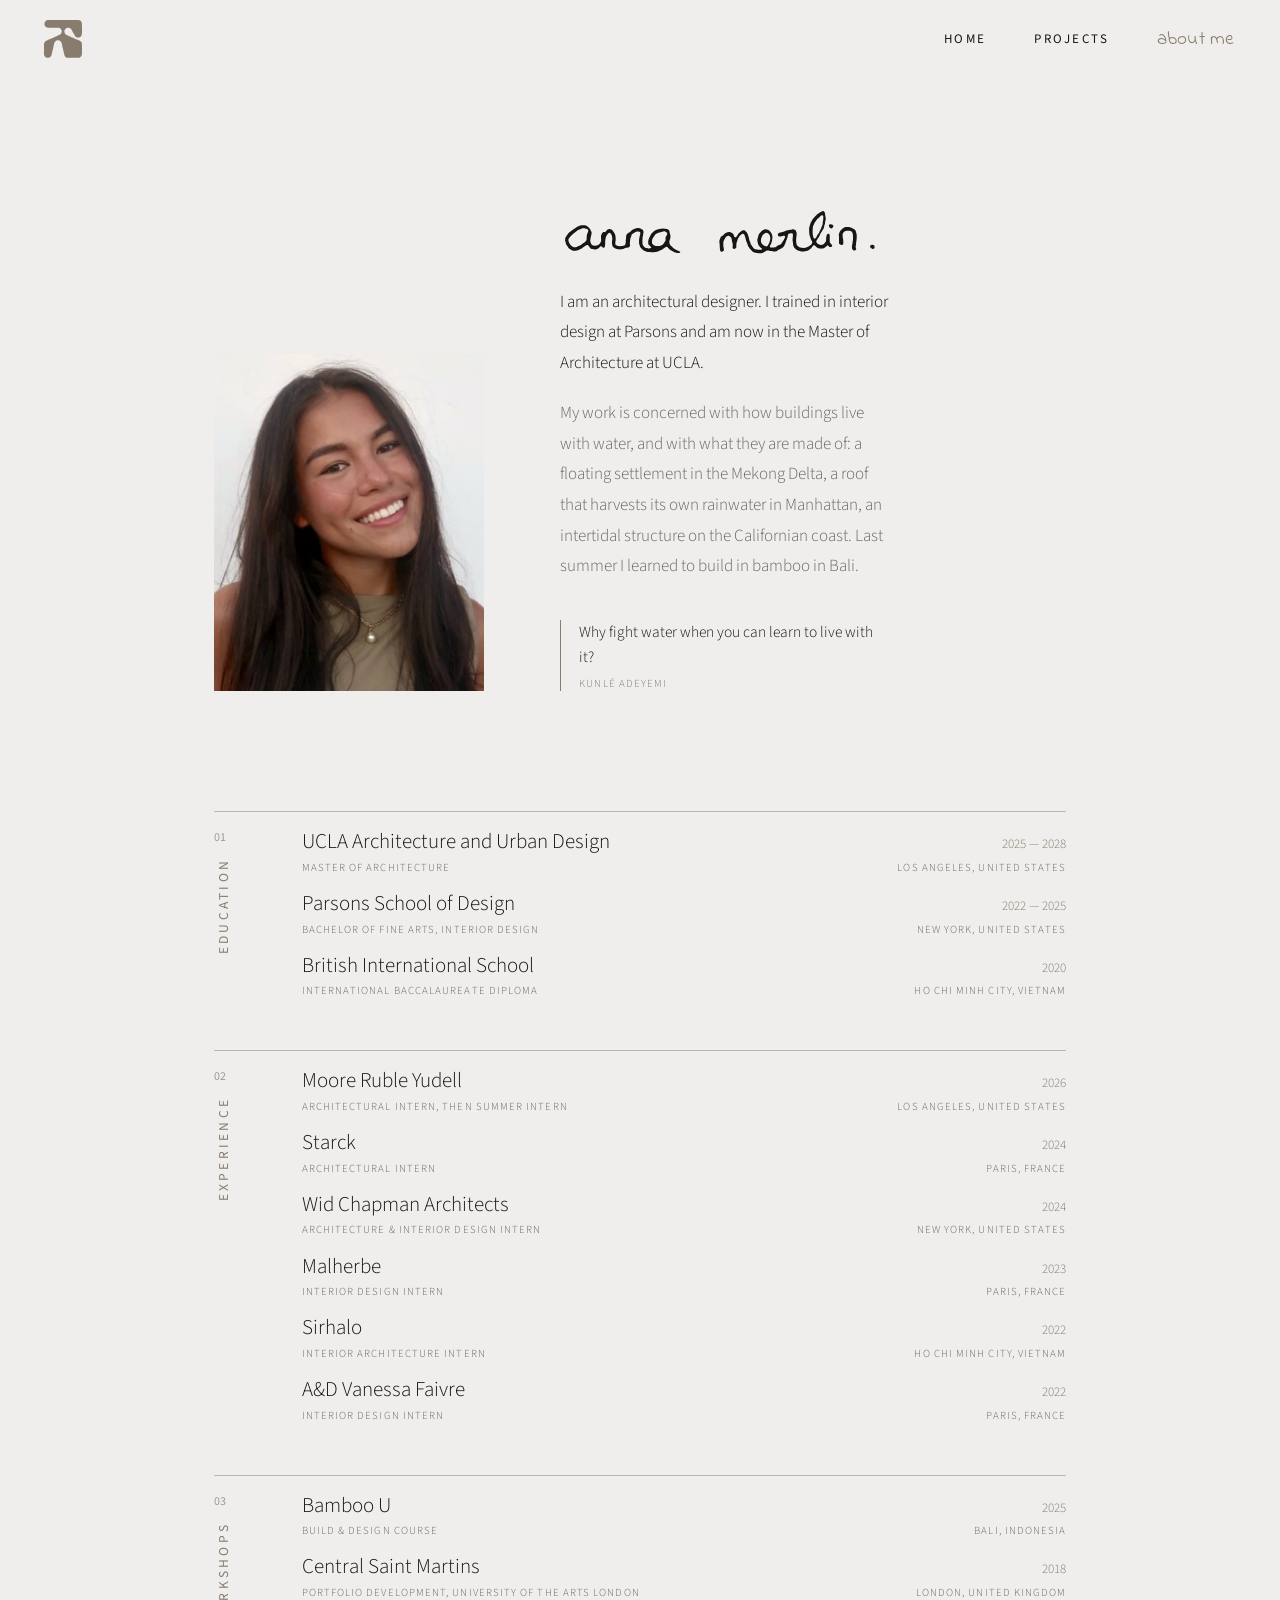
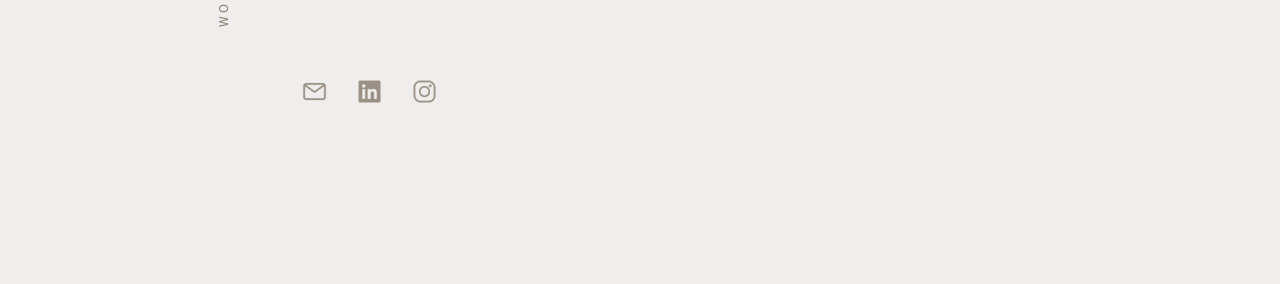
<file: about.html>
<!doctype html>
<html lang="en" class="about">
<head>
  <meta charset="utf-8">
  <meta name="viewport" content="width=device-width,initial-scale=1,viewport-fit=cover">
  <meta name="theme-color" content="#EFEEEC">
  <meta name="color-scheme" content="light">
  <meta http-equiv="Cache-Control" content="no-store, no-cache, must-revalidate">
  <meta http-equiv="Pragma" content="no-cache">
  <meta http-equiv="Expires" content="0">
  <link rel="icon" href="assets/img/favicon.svg" type="image/svg+xml">
  <link rel="icon" href="assets/img/favicon-32.png" sizes="32x32">
  <link rel="apple-touch-icon" href="assets/img/apple-touch-icon.png">
  <link rel="manifest" href="site.webmanifest">
  <title>about me — Anna Merlin</title>
  <meta name="description" content="About Anna Merlin, architectural designer.">

  <link rel="preconnect" href="https://fonts.googleapis.com">
  <link rel="preconnect" href="https://fonts.gstatic.com" crossorigin>
  <!-- non-blocking: the page paints in the fallback face and swaps when
       the web fonts land, rather than holding the first paint for them -->
  <link rel="stylesheet" media="print" onload="this.media='all'"
        href="https://fonts.googleapis.com/css2?family=Indie+Flower&family=Source+Sans+3:wght@300;400&display=swap">
  <noscript><link rel="stylesheet" href="https://fonts.googleapis.com/css2?family=Indie+Flower&family=Source+Sans+3:wght@300;400&display=swap"></noscript>

  <link rel="stylesheet" href="assets/css/site.css">
  <link rel="stylesheet" href="assets/css/about.css">
</head>

<body>
  <header class="site-header">
    <a class="mark" href="index.html" aria-label="Anna Merlin, home">
      <svg viewBox="0 0 528 528" aria-hidden="true" focusable="false"><path fill="currentColor" fill-rule="evenodd" d="M39.86,524.54C26.31,520.81 12.38,509.36 6.32,496.99C-0.17,483.73 -0.06,485.39 0.23,402.50C0.48,333.92 0.65,326.99 2.28,321.58C6.90,306.25 16.70,294.56 30.35,288.11C41.21,282.98 47.87,280.00 48.46,280.00C48.72,280.00 51.32,278.93 54.22,277.61C61.91,274.13 67.54,271.65 76.00,268.00C80.12,266.22 85.53,263.87 88.00,262.77C90.47,261.67 94.41,259.92 96.75,258.89C107.33,254.19 109.96,253.04 117.00,250.00C121.12,248.22 126.30,245.97 128.50,245.00C130.70,244.03 135.88,241.78 140.00,240.00C144.12,238.22 149.88,235.70 152.78,234.38C155.68,233.07 158.23,232.00 158.44,232.00C158.65,232.00 162.12,230.47 166.16,228.60C170.20,226.74 176.88,223.76 181.00,221.99C189.29,218.43 194.83,215.98 202.78,212.39C205.68,211.07 208.68,210.00 209.44,210.00C212.45,210.00 223.60,203.33 229.06,198.28C240.53,187.67 246.01,175.16 245.99,159.65C245.97,144.20 241.41,133.24 230.52,122.50C224.12,116.18 220.22,113.66 209.50,108.92C206.16,107.44 195.16,107.21 104.00,106.67C50.35,106.36 48.30,106.28 42.45,104.22C24.82,98.00 12.73,85.60 7.50,68.39C5.34,61.24 5.52,44.76 7.85,37.70C13.16,21.60 27.41,7.61 43.00,3.17C44.92,2.62 48.64,1.68 51.26,1.09C54.61,0.32 118.33,0.00 265.76,0.00C490.05,0.00 481.87,-0.17 494.28,4.69C506.58,9.51 518.47,21.39 523.31,33.72C527.81,45.22 528.00,48.71 528.00,123.00C528.00,201.43 527.93,202.39 521.45,215.70C515.42,228.07 505.62,236.85 491.90,242.15C485.28,244.71 465.99,245.32 459.50,243.18C448.20,239.46 437.06,231.37 431.11,222.60C429.58,220.34 426.00,214.11 423.15,208.75C420.30,203.39 416.91,197.09 415.62,194.75C413.42,190.75 411.17,186.65 404.00,173.50C402.35,170.47 399.65,165.53 398.00,162.50C396.35,159.47 393.71,154.64 392.13,151.75C390.55,148.86 387.56,143.35 385.47,139.50C376.51,122.95 369.01,115.79 354.50,109.93C349.21,107.79 346.97,107.50 335.50,107.52L322.50,107.53L313.86,111.74C300.14,118.43 291.64,127.87 285.95,142.74C283.32,149.60 282.71,166.86 284.86,173.50C290.19,190.01 302.22,203.26 317.00,208.90C320.95,210.41 324.37,211.85 331.25,214.89C333.86,216.05 338.14,217.95 340.75,219.11C343.36,220.26 346.85,221.81 348.50,222.54C350.15,223.27 355.48,225.70 360.35,227.93C365.22,230.17 369.37,232.00 369.57,232.00C369.77,232.00 372.54,233.17 375.72,234.61C378.90,236.04 382.85,237.81 384.50,238.54C386.15,239.27 391.48,241.70 396.35,243.93C401.22,246.17 405.37,248.00 405.57,248.00C405.77,248.00 408.32,249.07 411.22,250.39C416.18,252.63 420.02,254.35 430.25,258.89C432.59,259.92 436.64,261.72 439.25,262.89C441.86,264.05 445.91,265.85 448.25,266.89C450.59,267.92 454.64,269.72 457.25,270.89C466.65,275.07 471.08,277.03 475.75,279.10C478.36,280.25 481.81,281.82 483.40,282.60C485.00,283.37 486.99,284.00 487.83,284.00C488.67,284.00 492.99,285.77 497.43,287.93C507.09,292.64 516.27,301.42 521.03,310.50C522.76,313.80 525.03,320.52 526.09,325.43C527.87,333.74 528.00,339.18 528.00,404.43C528.00,478.26 527.81,481.79 523.31,493.28C519.33,503.41 509.25,514.64 499.50,519.81C497.30,520.97 492.61,522.84 489.08,523.96C482.86,525.94 480.40,526.00 404.58,525.99C320.05,525.98 322.02,526.09 310.47,520.44C303.64,517.10 295.02,509.43 290.43,502.61C286.94,497.43 282.98,487.13 281.17,478.50C280.59,475.75 279.42,470.46 278.56,466.75C277.70,463.04 276.31,456.96 275.46,453.25C274.61,449.54 273.50,444.70 272.99,442.50C272.48,440.30 271.10,434.23 269.92,429.00C268.74,423.77 266.91,415.68 265.85,411.00C264.79,406.32 263.51,400.70 263.02,398.50C262.52,396.30 261.21,390.68 260.12,386.00C259.02,381.32 256.70,371.20 254.96,363.50C253.22,355.80 250.92,345.68 249.84,341.00C248.77,336.32 247.41,330.25 246.82,327.50C244.20,315.23 240.13,307.24 232.29,298.93C220.66,286.59 202.90,280.28 187.25,282.91C176.12,284.78 169.38,287.75 160.77,294.59C150.20,302.97 145.02,313.04 140.00,335.00C136.75,349.22 134.12,360.58 132.00,369.50C130.96,373.90 129.43,380.43 128.61,384.00C126.34,393.79 123.18,407.33 120.54,418.50C119.24,424.00 116.77,434.57 115.04,442.00C113.31,449.43 110.81,460.00 109.49,465.50C108.16,471.00 106.41,478.76 105.59,482.74C101.41,503.17 86.37,519.36 66.67,524.60C60.31,526.29 46.11,526.26 39.86,524.54Z"/></svg>
    </a>

    <nav class="nav" aria-label="Sections">
      <a class="nav-item" href="index.html">
        <span class="set">home</span>
        <span class="hand" aria-hidden="true">home</span>
      </a>
      <a class="nav-item" href="projects.html">
        <span class="set">projects</span>
        <span class="hand" aria-hidden="true">projects</span>
      </a>
      <a class="nav-item" href="about.html" aria-current="page">
        <span class="set">about me</span>
        <span class="hand" aria-hidden="true">about me</span>
      </a>
    </nav>
  </header>

  <main class="about-page">

    <section class="opening">
      <img class="portrait" src="assets/img/anna.jpg"
           srcset="assets/img/anna-sm.jpg 300w, assets/img/anna.jpg 548w"
           sizes="(max-width: 760px) 210px, 270px"
           width="548" height="685" alt="Anna Merlin">

      <div>
        <h1 class="about-name">
          <!-- Her signature, the same vector as the intro — the mark itself
               rather than the name set in type. Here it sits still: the
               writing happens once, on the way in. -->
          <svg class="signature-mark" viewBox="0 0 575 95"
               xmlns="http://www.w3.org/2000/svg"
               role="img" aria-label="Anna Merlin">
            <path d="M354.4 84.6C349.0 83.7 346.4 82.6 344.1 80.0C343.5 79.4 342.6 78.4 342.1 77.9C341.1 76.8 340.9 76.5 339.2 73.7C338.7 72.9 338.1 72.0 337.9 71.7C337.7 71.4 337.5 70.8 337.4 70.4C337.3 69.2 336.7 67.7 335.3 64.6C334.0 61.6 333.7 60.6 333.7 59.5C333.7 59.0 333.5 58.2 333.3 57.7C333.1 57.2 332.8 56.1 332.6 55.3C332.1 53.5 331.3 51.5 330.8 50.8C330.1 49.8 328.2 49.4 327.1 50.2C325.0 51.7 323.9 52.6 323.2 53.6C322.8 54.2 322.1 55.1 321.7 55.5C321.0 56.4 319.4 59.4 319.2 60.3C319.2 60.6 319.0 61.3 318.7 61.8C318.5 62.3 318.2 63.2 318.1 63.8C317.9 64.4 317.6 65.2 317.5 65.6C317.0 66.4 316.8 69.5 316.9 72.8C316.9 75.4 316.9 75.3 314.9 76.5C311.8 78.3 309.3 76.2 310.2 72.7C310.8 70.8 310.5 68.4 309.3 64.2C309.1 63.6 308.9 62.2 308.8 61.2C308.6 58.0 306.9 55.3 304.1 54.0C301.6 52.8 298.1 54.9 296.1 58.8C293.3 64.4 293.4 63.7 293.5 68.9C293.5 72.4 293.6 73.1 293.9 74.1C294.0 74.7 294.3 75.9 294.3 76.6C294.4 77.3 294.5 78.4 294.6 78.9L294.7 80.0L294.0 80.6C290.4 84.1 287.4 82.4 287.3 76.7C287.1 71.9 286.8 67.3 286.6 66.3C286.0 63.9 286.4 60.9 287.7 58.9C287.8 58.6 288.1 57.9 288.2 57.3C288.6 55.6 289.4 54.8 292.0 53.3C292.4 53.0 293.1 52.4 293.6 51.9C296.9 48.0 302.7 45.9 306.4 47.3C310.3 48.8 311.8 50.3 312.6 53.3C313.7 57.6 316.5 57.2 318.8 52.6C320.0 50.2 321.4 48.5 323.3 47.0C324.0 46.5 325.0 45.8 325.4 45.3C328.1 42.7 332.1 42.9 334.0 45.7C334.2 46.0 334.9 46.8 335.4 47.4C336.0 48.1 336.5 48.9 336.6 49.2C336.7 49.6 337.0 50.2 337.3 50.5C337.5 50.9 337.7 51.5 337.8 52.2C337.9 52.9 338.2 53.8 338.5 54.4C338.8 55.0 339.1 55.9 339.2 56.6C339.3 57.2 339.5 58.2 339.7 58.8C339.8 59.4 340.1 60.4 340.2 61.0C340.4 61.6 340.9 62.9 341.3 63.8C341.8 64.8 342.2 65.7 342.2 65.9C342.2 67.2 342.9 69.2 343.7 70.1C344.2 70.7 344.8 71.5 345.1 72.0C345.3 72.4 345.8 73.1 346.1 73.5C346.4 73.8 346.9 74.5 347.3 74.9C347.8 75.7 348.9 76.7 349.7 77.3C351.1 78.3 360.9 79.1 362.5 78.3C363.6 77.7 363.5 76.9 362.2 76.0C360.3 74.5 359.8 74.1 358.6 72.7C357.1 71.0 355.9 68.8 355.6 66.8C355.4 66.1 355.2 65.1 355.0 64.5C354.6 63.2 354.5 60.0 354.9 59.0C355.2 58.4 355.7 56.7 356.6 53.2C356.8 52.3 357.1 51.4 357.2 51.3C357.6 50.5 359.0 48.7 359.9 47.7C360.5 47.1 361.2 46.2 361.5 45.8C362.5 44.3 363.1 43.9 366.3 42.5C369.1 41.4 370.2 41.5 373.4 42.8C375.5 43.7 376.2 44.2 377.2 45.5C377.5 45.9 378.1 46.7 378.6 47.2C380.8 49.6 382.2 54.3 381.6 57.3C381.4 58.1 381.3 59.6 381.2 60.6C381.1 61.6 380.9 62.9 380.7 63.4C380.5 64.0 380.1 65.1 379.9 65.9C379.5 67.6 378.6 69.5 377.8 70.6C377.1 71.6 376.9 73.6 377.5 74.1C378.3 74.8 381.8 75.0 384.7 74.5C386.8 74.1 387.5 73.8 389.1 72.7C391.2 71.2 392.1 70.7 393.5 70.3C396.2 69.4 397.7 68.1 399.1 65.4C399.5 64.5 400.3 63.3 400.8 62.8C401.7 61.7 402.5 60.4 402.5 60.0C402.5 59.9 403.0 58.9 403.6 57.8C405.0 55.3 405.0 54.5 403.6 53.8C402.9 53.4 400.8 53.4 399.9 53.7C399.5 53.9 398.8 54.1 398.3 54.2C397.8 54.3 397.0 54.5 396.5 54.7C395.1 55.3 392.2 54.6 391.8 53.6C391.0 51.4 391.6 49.5 393.3 48.7C395.0 47.9 395.1 47.8 396.8 47.6C397.7 47.4 398.6 47.2 398.8 47.1C399.1 47.0 400.0 46.7 400.8 46.4C402.8 45.9 403.1 45.8 405.2 44.8C406.6 44.2 407.3 43.9 408.6 43.7C409.5 43.6 410.9 43.4 411.7 43.2C412.4 43.0 413.7 42.8 414.5 42.7C415.3 42.6 416.3 42.4 416.8 42.2C417.8 41.9 418.5 41.9 420.0 42.3C422.8 42.9 423.4 43.3 424.2 45.2C424.4 45.9 424.8 46.8 425.0 47.3C425.5 48.6 425.3 53.8 424.6 56.9C423.9 60.1 424.6 68.3 425.7 70.5C426.4 71.8 429.7 73.9 432.0 74.7C436.4 76.0 440.8 75.7 444.8 73.7C445.3 73.4 446.0 73.1 446.3 73.0C446.9 72.8 448.6 71.7 450.6 70.2C451.5 69.6 451.8 69.2 452.5 67.9C453.7 65.6 453.7 64.8 452.0 62.0C451.4 61.1 450.3 58.2 450.1 56.9C450.0 56.6 449.7 55.9 449.4 55.4C447.9 53.0 447.0 40.8 448.1 37.7C448.3 37.1 448.6 36.1 448.7 35.4C448.8 34.8 449.1 33.9 449.3 33.5C449.5 33.1 449.7 32.3 449.9 31.9C450.1 30.9 450.7 29.4 451.2 28.8C451.4 28.5 451.9 27.7 452.2 27.0C452.6 26.3 453.1 25.4 453.4 25.0C453.7 24.6 454.2 23.7 454.6 23.1C455.1 22.2 455.8 21.3 457.6 19.6C458.9 18.3 460.6 16.5 461.4 15.7C462.6 14.3 463.0 14.0 464.4 13.3C465.2 12.8 466.1 12.3 466.2 12.2C466.4 12.0 467.5 11.4 468.7 10.7C469.8 10.1 471.0 9.5 471.3 9.3C473.9 7.9 476.2 10.4 476.5 15.1C476.6 16.2 476.9 18.1 477.1 19.4C477.8 22.2 477.6 25.0 476.8 27.1C476.5 27.7 476.4 28.5 476.3 30.2C476.2 32.2 476.2 32.5 475.7 33.4C475.4 34.0 475.1 34.9 475.0 35.4C474.9 36.0 474.7 36.8 474.6 37.2C474.4 37.6 474.3 38.5 474.2 39.2C474.0 40.3 473.9 40.6 472.9 42.0C472.4 42.9 471.5 44.2 471.1 45.0C470.6 45.7 469.8 46.9 469.3 47.6C468.8 48.3 468.3 49.1 468.2 49.3C468.2 49.6 467.9 50.1 467.7 50.5C467.5 50.9 467.0 52.0 466.6 53.0C465.9 54.8 464.8 56.6 463.8 57.6C463.6 57.9 463.0 58.8 462.5 59.6C462.1 60.4 461.4 61.5 461.1 61.9C460.0 63.4 460.1 64.3 461.9 66.7C462.7 67.8 463.0 68.1 463.9 68.5C464.5 68.8 465.2 69.2 465.5 69.4C469.1 71.3 473.4 70.0 476.0 66.2C476.3 65.7 476.8 65.1 477.1 64.8C478.0 64.0 478.1 63.7 478.2 59.8C478.4 51.6 480.2 48.5 483.6 50.2C484.8 50.8 484.9 51.8 484.7 61.9C484.6 65.5 484.6 65.6 487.1 68.2C489.1 70.2 489.3 70.6 489.1 71.6C488.7 73.4 487.1 74.1 484.9 73.7C483.9 73.4 483.7 73.2 482.6 71.9C481.3 70.1 481.1 70.1 479.3 71.8C476.5 74.4 474.1 76.1 472.8 76.2C472.4 76.3 471.5 76.5 470.9 76.6C469.7 76.9 469.6 76.8 468.1 76.5C467.2 76.3 466.2 76.2 465.9 76.2C464.0 76.2 460.8 74.3 459.3 72.2C458.1 70.6 456.9 70.0 455.9 70.6C455.3 70.9 453.4 72.9 453.2 73.4C452.4 76.1 446.0 80.7 443.0 80.7C442.8 80.7 441.6 80.9 440.5 81.3C437.3 82.2 435.3 82.0 429.4 80.3C426.5 79.5 426.3 79.4 424.5 78.0C421.9 76.0 420.7 74.7 420.1 73.1C419.8 72.3 419.4 71.3 419.2 70.8C418.9 69.9 418.8 69.4 418.7 67.6C418.6 66.4 418.4 64.5 418.2 63.4C417.8 61.5 417.8 61.1 418.0 59.8C418.4 55.8 418.7 50.5 418.5 50.1C417.9 49.0 415.8 48.8 412.8 49.5C410.2 50.2 409.6 50.8 409.3 53.6C409.0 56.4 409.0 56.4 408.5 57.2C408.2 57.7 407.8 58.7 407.6 59.6C407.3 60.4 407.0 61.3 406.9 61.5C406.8 61.8 406.5 62.4 406.3 63.0C404.4 68.9 402.7 72.4 401.3 73.7C400.1 74.8 395.1 77.9 393.7 78.4C393.1 78.6 392.2 79.1 391.6 79.5C390.9 80.0 389.7 80.7 388.9 81.1L387.4 81.9L385.4 81.8C384.1 81.7 382.8 81.5 381.9 81.2C381.0 81.0 380.0 80.8 379.2 80.8C378.6 80.8 377.7 80.8 377.2 80.7C372.7 79.8 370.4 80.1 368.6 81.6C367.6 82.5 367.2 82.7 364.8 83.8C362.1 85.0 358.4 85.3 354.4 84.6ZM210.3 84.4C208.1 84.2 205.7 83.5 204.6 82.6C204.3 82.4 203.7 82.1 203.3 81.9C202.9 81.7 202.1 81.3 201.4 80.8C200.8 80.4 199.8 79.8 199.2 79.6C198.5 79.3 197.8 78.7 196.7 77.7C195.9 76.9 195.0 76.1 194.8 75.9C194.5 75.8 194.1 75.2 193.7 74.8C192.5 72.8 191.9 72.6 190.2 73.6C187.6 75.2 187.0 75.5 185.7 76.7C184.4 77.8 181.5 79.3 178.7 80.4C178.2 80.6 177.3 81.0 176.8 81.3C176.1 81.7 175.6 81.9 174.7 82.0C174.0 82.1 172.9 82.3 172.2 82.5C170.7 83.0 160.6 83.2 158.7 82.8C158.1 82.6 156.9 82.4 156.0 82.2C155.1 82.0 154.0 81.6 153.5 81.3C153.0 81.1 152.1 80.7 151.6 80.5C150.4 80.1 147.6 78.0 146.8 76.9C146.5 76.5 145.9 75.9 145.5 75.7C144.6 75.0 143.4 72.8 143.2 71.2C143.1 70.6 142.8 69.7 142.5 69.2C141.8 67.9 141.8 60.3 142.5 57.7C142.7 57.1 142.9 56.0 143.0 55.2C143.1 54.4 143.4 53.2 143.6 52.5C145.0 47.9 144.5 46.3 141.8 46.1C138.4 45.8 136.3 46.3 132.8 48.4C129.3 50.4 128.5 51.3 128.2 53.4C128.2 54.0 127.8 55.2 127.3 56.3C126.6 57.9 126.4 58.5 126.3 59.8C126.2 60.6 126.1 61.4 126.1 61.5C125.6 63.1 125.4 68.6 125.8 70.0C126.2 71.3 125.9 72.0 124.6 73.4C123.2 74.8 123.1 74.9 120.5 75.0C118.4 75.1 118.1 75.2 117.1 75.6C114.7 76.8 113.7 77.2 112.3 77.4C111.6 77.5 110.4 77.8 109.8 77.9C106.6 78.7 99.7 77.1 97.4 75.0C96.9 74.5 96.0 73.8 95.5 73.5C94.8 73.0 94.6 72.8 94.5 72.3C94.4 71.9 94.1 71.1 93.9 70.5C93.3 68.8 93.2 63.2 93.7 61.1C94.1 59.4 94.1 59.4 93.5 55.2C93.1 52.2 92.6 50.9 91.0 49.2C88.8 46.9 87.2 47.6 84.7 51.8C84.0 52.9 83.2 54.1 83.0 54.5C82.8 54.8 82.7 55.2 82.7 55.4C82.7 55.6 82.5 56.1 82.3 56.6C82.0 57.1 81.8 57.8 81.8 59.0C81.7 59.9 81.5 61.1 81.4 61.7C81.2 62.5 81.1 63.5 81.1 66.3C81.2 68.8 81.1 70.2 80.9 71.1C80.8 71.7 80.6 72.5 80.6 72.9C80.2 75.4 77.3 76.0 75.8 73.9C74.7 72.3 74.5 72.2 73.8 72.2C72.9 72.2 71.9 73.0 70.6 74.7C69.5 76.2 67.8 77.3 66.8 77.3C66.7 77.3 66.0 77.5 65.4 77.8C63.9 78.3 62.8 78.3 60.6 77.8C59.7 77.5 58.5 77.3 57.9 77.3C56.2 77.1 55.4 76.7 54.6 75.8C54.2 75.3 53.7 74.7 53.5 74.4C53.2 74.1 52.5 73.2 52.0 72.4C51.4 71.6 50.7 70.7 50.5 70.5C49.1 69.1 46.4 70.2 42.3 73.8C40.7 75.2 40.3 75.5 39.0 76.2C38.5 76.5 37.5 77.0 36.9 77.4C36.2 77.8 35.3 78.3 34.9 78.4C34.5 78.6 33.9 78.8 33.7 78.9C30.3 80.6 23.6 80.9 21.2 79.4C20.0 78.6 18.2 77.5 16.8 76.8C15.8 76.3 15.7 76.1 14.7 74.6C14.1 73.6 13.2 72.3 12.7 71.6C10.6 68.3 10.6 68.4 10.5 67.0C10.4 66.0 10.2 65.2 9.7 64.2L9.1 62.8L9.2 60.6C9.3 58.0 9.6 56.7 10.3 55.8C10.5 55.4 11.0 54.8 11.3 54.4C11.5 53.9 12.1 53.2 12.5 52.7C12.9 52.2 13.4 51.3 13.7 50.8C14.4 49.5 15.4 48.4 16.9 47.3C17.6 46.8 18.7 46.0 19.4 45.4C20.1 44.8 20.9 44.2 21.2 44.0C22.7 43.0 23.3 42.5 24.4 41.7C25.1 41.3 25.9 40.7 26.3 40.6C26.7 40.4 27.7 39.7 28.4 39.1C29.9 37.8 32.3 36.5 34.2 36.0C34.9 35.8 36.0 35.4 36.6 35.2C37.7 34.7 37.9 34.7 40.7 34.7C46.2 34.6 49.2 35.7 51.6 38.8C52.4 39.8 53.3 40.9 53.7 41.4C54.6 42.3 55.0 43.1 55.3 44.1C55.4 44.5 55.7 45.2 56.0 45.5C56.7 46.6 56.9 47.6 56.7 49.0C56.6 49.6 56.4 50.9 56.2 51.9C56.1 52.9 55.7 54.7 55.4 55.8C55.1 57.0 54.7 58.5 54.7 59.2C54.6 59.9 54.5 60.8 54.3 61.2C54.2 61.8 54.2 62.1 54.4 62.8C54.5 63.2 54.7 64.0 54.7 64.6C55.3 70.1 60.2 72.9 65.8 70.9C69.7 69.6 71.0 68.6 72.1 66.3C72.5 65.6 72.9 64.8 73.1 64.5C74.0 63.3 74.0 62.6 73.8 59.5C73.4 54.1 73.5 53.0 74.9 50.3C76.2 47.6 77.5 46.8 79.9 46.9C81.7 47.1 81.4 47.3 82.8 45.0C84.5 42.4 87.4 40.7 89.2 41.2C89.6 41.4 90.5 41.6 91.2 41.7C92.9 41.9 94.3 43.3 96.1 46.4C96.6 47.4 97.4 48.6 97.8 49.0C99.8 51.3 100.6 58.7 99.6 64.4C99.2 66.4 99.3 68.9 99.8 69.7C100.7 71.1 105.9 72.6 108.5 72.2C109.3 72.1 110.7 71.9 111.6 71.8C114.4 71.4 117.3 69.9 117.3 69.0C117.3 68.8 117.6 68.0 117.8 67.1C118.4 65.3 118.4 64.5 118.1 63.5C118.0 62.9 118.0 62.6 118.2 61.6C118.4 60.7 118.5 59.4 118.6 57.5C118.7 53.7 119.0 52.4 120.5 50.4C122.0 48.5 122.8 47.8 124.1 47.5C125.8 47.1 126.3 46.7 127.1 45.4C128.1 43.8 130.7 41.9 133.0 41.2C140.1 38.9 141.9 38.9 146.4 41.2C148.5 42.3 148.7 42.5 149.5 44.3C150.2 45.7 150.2 47.3 149.6 49.9C149.4 50.9 149.1 52.2 149.1 52.9C149.0 53.5 148.8 54.6 148.6 55.3C148.1 56.8 147.9 67.4 148.3 68.6C149.5 72.1 152.5 75.1 155.1 75.5C155.7 75.6 156.8 75.8 157.5 76.0C158.4 76.3 159.2 76.3 160.7 76.3C165.0 76.3 165.1 75.2 160.8 71.0L158.6 68.8L158.5 66.1C158.4 63.8 158.4 63.3 158.7 62.2C158.9 61.5 159.1 60.5 159.2 60.0C159.3 59.5 159.8 58.1 160.6 56.4C161.4 55.0 162.2 53.3 162.4 52.8C163.5 50.6 165.1 48.5 166.9 47.2C167.3 46.9 168.1 46.2 168.7 45.6C169.8 44.4 172.0 43.1 173.4 42.7C174.4 42.4 175.2 42.1 178.3 41.2C182.8 39.8 188.8 39.9 192.2 41.5C195.7 43.0 196.7 44.2 197.0 47.3C197.1 48.4 197.4 49.5 197.7 50.3C198.9 53.6 198.8 56.6 197.6 59.9C196.2 63.6 196.1 65.4 197.1 68.4C198.0 71.1 205.7 77.9 209.2 79.0C209.5 79.1 210.6 79.6 211.5 80.1C212.5 80.7 213.5 81.1 214.0 81.2C215.4 81.4 216.4 82.4 216.1 83.3C215.7 84.4 214.1 84.7 210.3 84.4ZM527.4 79.8C526.5 79.4 526.2 79.0 525.3 77.4L524.6 76.0L524.6 74.2C524.6 73.0 524.7 71.8 525.0 70.3C525.3 69.2 525.6 67.1 525.8 65.7C525.9 64.2 526.1 62.7 526.2 62.3C526.9 58.5 526.7 51.7 525.9 49.3C524.5 45.1 523.2 44.5 515.2 44.5C512.3 44.5 509.9 46.1 508.5 48.9L507.9 50.1L507.9 53.2C507.9 55.9 508.0 56.4 508.4 58.0C509.2 61.0 509.4 67.8 508.8 68.8C508.6 69.2 507.2 69.9 506.4 70.1C505.8 70.2 503.7 69.4 502.8 68.7C501.6 67.6 501.2 66.7 501.3 64.4C501.5 60.2 501.4 55.7 501.2 53.3L501.0 50.9L501.5 49.5C502.6 46.2 504.4 43.2 505.8 42.1C506.3 41.8 507.0 41.2 507.4 40.8C507.8 40.5 509.1 39.7 510.2 39.0L512.4 37.9L515.2 37.9C518.8 37.8 520.2 38.0 522.3 38.8C523.2 39.2 524.2 39.5 524.3 39.5C525.4 39.5 530.0 42.4 530.7 43.5C531.5 44.6 533.1 50.1 533.2 51.9C533.4 54.2 533.1 61.2 532.7 62.8C532.3 64.3 532.0 67.7 532.0 69.5C532.0 70.2 531.9 70.8 531.6 71.5C531.0 72.8 531.1 73.6 531.8 75.2C533.3 78.4 530.8 81.0 527.4 79.8ZM561.2 76.8C557.5 75.2 556.5 73.5 557.7 71.2C558.8 69.0 563.5 68.9 564.7 71.0C566.5 74.5 564.3 78.2 561.2 76.8ZM29.3 73.9C29.8 73.7 30.6 73.4 31.0 73.2C31.4 73.0 32.5 72.5 33.5 72.1C34.5 71.6 35.7 71.0 36.2 70.6C36.7 70.3 37.5 69.8 38.0 69.6C38.5 69.4 39.3 68.9 39.8 68.4C40.3 68.0 41.1 67.4 41.5 67.1C41.9 66.8 42.6 66.3 43.1 65.9C43.5 65.5 44.3 64.9 44.8 64.5C45.3 64.2 46.0 63.5 46.4 63.0C46.7 62.5 47.2 61.9 47.4 61.6C47.7 61.2 47.8 60.9 47.8 59.2C47.8 54.0 48.6 49.6 49.7 48.2C50.0 47.8 50.8 45.3 50.8 44.7C50.8 43.1 49.3 41.5 47.4 41.1C46.8 40.9 45.8 40.7 45.2 40.5C43.7 40.0 40.3 40.1 39.2 40.6C38.8 40.8 38.0 41.1 37.4 41.3C34.1 42.0 31.0 43.7 28.9 45.8C28.5 46.3 27.4 47.1 26.7 47.5C25.8 48.1 24.7 48.9 23.9 49.8C23.2 50.5 22.2 51.4 21.8 51.7C19.7 53.2 15.7 58.1 15.2 59.8C14.2 62.9 17.0 69.2 20.3 71.5C21.1 72.0 22.1 72.8 22.6 73.1C24.2 74.2 27.4 74.5 29.3 73.9ZM372.2 72.3C372.9 72.1 373.7 71.1 374.3 69.8C374.6 69.1 375.3 67.7 375.8 66.6C376.6 65.1 376.8 64.4 376.8 63.9C376.8 63.5 377.1 62.5 377.4 61.7C378.9 57.5 377.3 51.3 374.1 49.3C371.7 47.8 369.8 47.8 367.6 49.3C365.0 51.1 364.1 52.0 363.6 53.5C363.4 53.9 363.1 54.5 362.9 54.8C361.4 57.3 360.5 62.8 361.4 65.2C362.1 67.4 364.1 69.8 365.7 70.5C366.0 70.6 366.6 71.0 367.2 71.3C368.8 72.3 371.0 72.8 372.2 72.3ZM176.7 72.0C179.1 71.8 179.5 71.8 180.5 71.3C181.1 71.1 182.0 70.8 182.4 70.7C184.1 70.3 185.1 69.2 188.3 64.2C188.7 63.7 189.2 63.0 189.4 62.8C189.7 62.3 189.7 62.2 189.7 59.4L189.6 56.5L190.1 55.6C191.7 52.6 192.7 50.3 192.7 49.7C192.7 48.5 190.9 46.7 189.0 45.8C187.4 45.1 187.3 45.1 186.4 45.6C185.8 45.8 185.0 46.1 183.7 46.2C181.9 46.5 179.4 47.2 178.6 47.7C178.4 47.9 177.8 48.2 177.2 48.3C173.6 49.5 170.6 51.5 169.7 53.3C169.0 54.6 168.3 55.7 167.5 56.5C165.3 58.8 164.4 65.5 165.9 68.0C167.1 69.9 170.1 71.8 172.4 72.0C173.1 72.1 173.8 72.1 173.8 72.1C173.9 72.2 175.2 72.1 176.7 72.0ZM459.0 58.1C459.6 57.5 460.8 55.5 461.9 53.3C462.2 52.6 462.7 51.8 463.0 51.4C465.1 48.9 465.7 48.0 466.4 45.9C466.8 44.8 467.6 43.1 468.2 42.1C469.0 40.8 469.4 39.9 469.5 39.2C469.6 38.7 469.9 37.8 470.3 37.2C470.6 36.6 470.8 36.0 470.8 35.9C470.8 35.8 471.1 35.2 471.3 34.6C471.9 33.5 472.3 30.8 472.1 29.7C472.0 29.2 472.1 28.6 472.5 27.6C473.1 25.7 473.4 18.9 472.9 17.8C472.1 15.9 469.3 16.8 466.1 20.0C465.1 21.1 464.1 22.0 464.0 22.0C463.7 22.0 462.8 22.9 461.7 24.4C459.2 27.8 458.1 29.4 457.2 31.2C456.7 32.2 456.2 33.4 456.0 33.7C454.8 35.9 454.5 37.2 454.2 39.9C454.0 42.8 453.9 48.2 454.1 49.2C454.1 49.5 454.2 50.6 454.3 51.7C454.5 53.2 454.6 53.8 454.9 54.5C455.1 54.9 455.3 55.4 455.3 55.5C455.3 57.7 457.6 59.3 459.0 58.1ZM487.6 40.4C484.0 39.6 481.8 35.1 484.2 33.3C487.1 31.1 493.1 34.5 490.9 37.1C490.7 37.4 490.3 38.0 490.1 38.5C489.5 39.9 488.6 40.6 487.6 40.4Z" />
          </svg>
        </h1>
        <p class="about-lede">
          I am an architectural designer. I trained in interior design at
          Parsons and am now in the Master of Architecture at UCLA.
        </p>
        <p class="about-lede">
          My work is concerned with how buildings live with water, and with
          what they are made of: a floating settlement in the Mekong Delta, a
          roof that harvests its own rainwater in Manhattan, an intertidal
          structure on the Californian coast. Last summer I learned to build
          in bamboo in Bali.
        </p>

        <!-- Alternatives, if this one wears out. Swap the two lines, keep
             the attribution with it:
               "We have had to invent our own rules."   Elora Hardy, TED 2015
                 — she founded Ibuku and Bamboo U in Bali, where Anna trained
               "Water is a much more unstable form to inhabit."
                 Kunl&eacute; Adeyemi, Louisiana Channel  — drier, more technical -->
        <figure class="epigraph">
          <blockquote>Why fight water when you can learn to live with it?</blockquote>
          <figcaption>Kunl&eacute; Adeyemi</figcaption>
        </figure>
      </div>
    </section>

    <section class="about-section">
      <h2><span class="num">01</span><span class="label">education</span></h2>
      <div class="entries">
        <div class="entry">
          <p class="what">
            <span class="typed">UCLA Architecture and Urban Design</span>
            <span class="written" aria-hidden="true">UCLA Architecture and Urban Design</span>
          </p>
          <p class="role">Master of Architecture</p>
          <p class="when">2025 — 2028</p>
          <p class="city">Los Angeles, United States</p>
        </div>
        <div class="entry">
          <p class="what">
            <span class="typed">Parsons School of Design</span>
            <span class="written" aria-hidden="true">Parsons School of Design</span>
          </p>
          <p class="role">Bachelor of Fine Arts, Interior Design</p>
          <p class="when">2022 — 2025</p>
          <p class="city">New York, United States</p>
        </div>
        <div class="entry">
          <p class="what">
            <span class="typed">British International School</span>
            <span class="written" aria-hidden="true">British International School</span>
          </p>
          <p class="role">International Baccalaureate Diploma</p>
          <p class="when">2020</p>
          <p class="city">Ho Chi Minh City, Vietnam</p>
        </div>
      </div>
    </section>

    <section class="about-section">
      <h2><span class="num">02</span><span class="label">experience</span></h2>
      <div class="entries">
        <div class="entry">
          <p class="what">
            <span class="typed">Moore Ruble Yudell</span>
            <span class="written" aria-hidden="true">Moore Ruble Yudell</span>
          </p>
          <p class="role">Architectural Intern, then Summer Intern</p>
          <p class="when">2026</p>
          <p class="city">Los Angeles, United States</p>
        </div>
        <div class="entry">
          <p class="what">
            <span class="typed">Starck</span>
            <span class="written" aria-hidden="true">Starck</span>
          </p>
          <p class="role">Architectural Intern</p>
          <p class="when">2024</p>
          <p class="city">Paris, France</p>
        </div>
        <div class="entry">
          <p class="what">
            <span class="typed">Wid Chapman Architects</span>
            <span class="written" aria-hidden="true">Wid Chapman Architects</span>
          </p>
          <p class="role">Architecture &amp; Interior Design Intern</p>
          <p class="when">2024</p>
          <p class="city">New York, United States</p>
        </div>
        <div class="entry">
          <p class="what">
            <span class="typed">Malherbe</span>
            <span class="written" aria-hidden="true">Malherbe</span>
          </p>
          <p class="role">Interior Design Intern</p>
          <p class="when">2023</p>
          <p class="city">Paris, France</p>
        </div>
        <div class="entry">
          <p class="what">
            <span class="typed">Sirhalo</span>
            <span class="written" aria-hidden="true">Sirhalo</span>
          </p>
          <p class="role">Interior Architecture Intern</p>
          <p class="when">2022</p>
          <p class="city">Ho Chi Minh City, Vietnam</p>
        </div>
        <div class="entry">
          <p class="what">
            <span class="typed">A&amp;D Vanessa Faivre</span>
            <span class="written" aria-hidden="true">A&amp;D Vanessa Faivre</span>
          </p>
          <p class="role">Interior Design Intern</p>
          <p class="when">2022</p>
          <p class="city">Paris, France</p>
        </div>
      </div>
    </section>

    <section class="about-section">
      <h2><span class="num">03</span><span class="label">workshops</span></h2>
      <div class="entries">
        <div class="entry">
          <p class="what">
            <span class="typed">Bamboo U</span>
            <span class="written" aria-hidden="true">Bamboo U</span>
          </p>
          <p class="role">Build &amp; Design Course</p>
          <p class="when">2025</p>
          <p class="city">Bali, Indonesia</p>
        </div>
        <div class="entry">
          <p class="what">
            <span class="typed">Central Saint Martins</span>
            <span class="written" aria-hidden="true">Central Saint Martins</span>
          </p>
          <p class="role">Portfolio Development, University of the Arts London</p>
          <p class="when">2018</p>
          <p class="city">London, United Kingdom</p>
        </div>
      </div>
    </section>

    <ul class="reach">
      <li><a href="mailto:annamerlin01@gmail.com" aria-label="Email Anna Merlin">
        <img src="assets/img/icon-mail.png" alt="" width="72" height="72"></a></li>
      <li><a href="https://www.linkedin.com/in/anna-merlin-75164818b"
             target="_blank" rel="noopener" aria-label="Anna Merlin on LinkedIn">
        <img src="assets/img/icon-in.png" alt="" width="72" height="72"></a></li>
      <li><a href="https://instagram.com/byannamerlin"
             target="_blank" rel="noopener" aria-label="Anna Merlin on Instagram">
        <img src="assets/img/icon-ig.png" alt="" width="72" height="72"></a></li>
    </ul>

  </main>
</body>
</html>
</file>
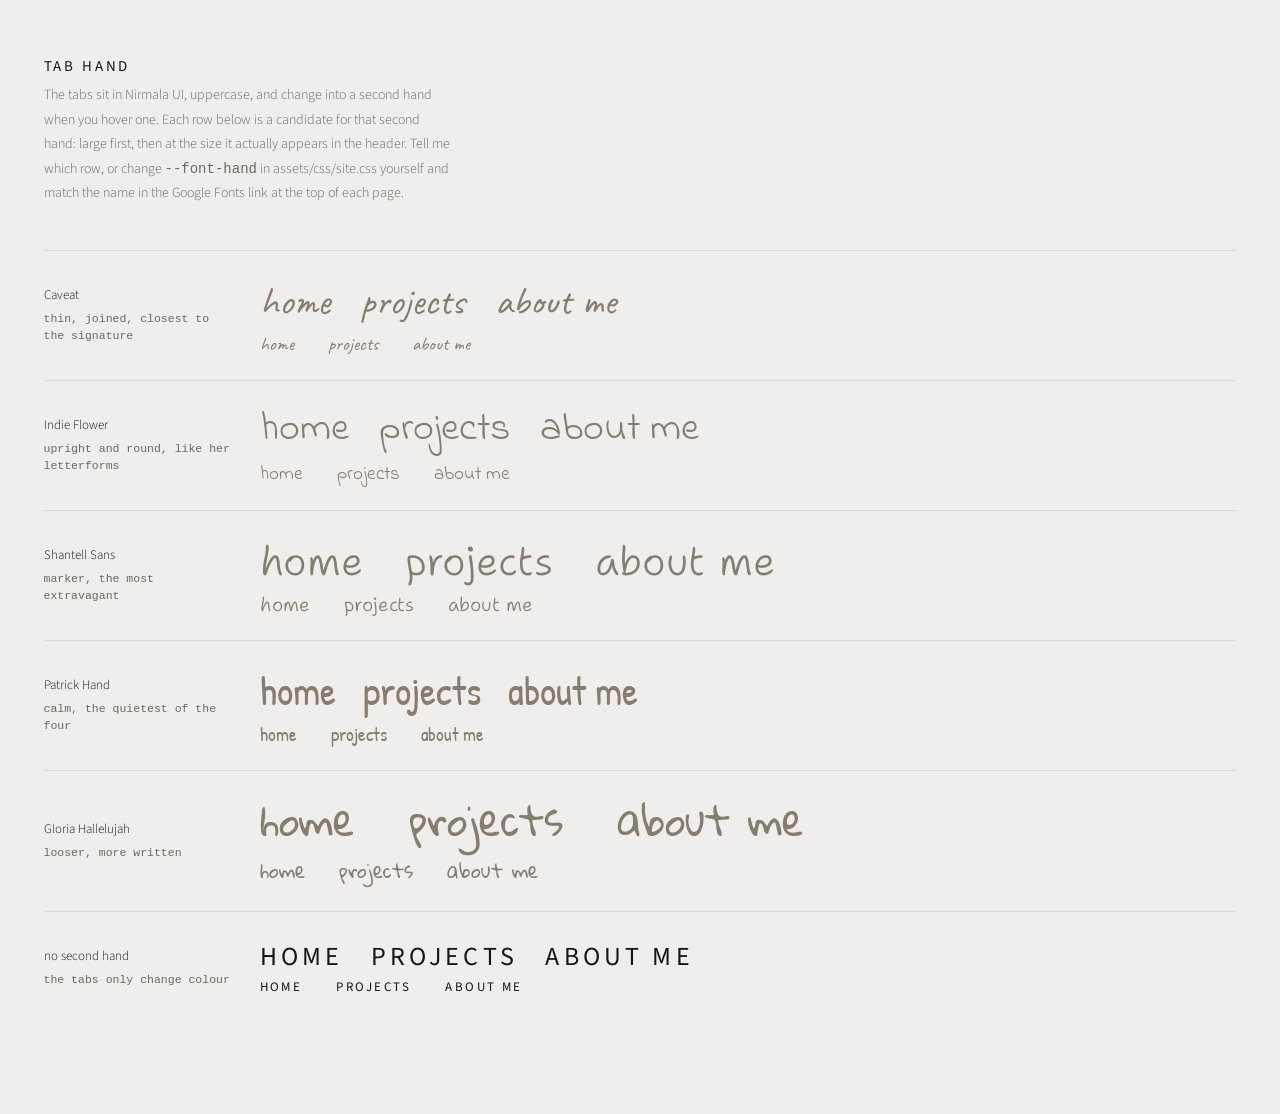
<file: fonts.html>
<!doctype html>
<html lang="en">
<head>
  <meta charset="utf-8">
  <meta name="viewport" content="width=device-width,initial-scale=1">
  <link rel="icon" href="assets/img/favicon.svg" type="image/svg+xml">
  <link rel="icon" href="assets/img/favicon-32.png" sizes="32x32">
  <link rel="apple-touch-icon" href="assets/img/apple-touch-icon.png">
  <link rel="manifest" href="site.webmanifest">
  <title>tab hand — pick one</title>

  <link rel="preconnect" href="https://fonts.googleapis.com">
  <link rel="preconnect" href="https://fonts.gstatic.com" crossorigin>
  <link rel="stylesheet" href="https://fonts.googleapis.com/css2?family=Caveat:wght@400;500&family=Indie+Flower&family=Shantell+Sans:wght@400;500&family=Patrick+Hand&family=Gloria+Hallelujah&family=Source+Sans+3:wght@300;400&display=swap">
  <link rel="stylesheet" href="assets/css/site.css">

  <style>
    html, body { height: auto; overflow: auto; }

    body { padding: 56px var(--gutter) 90px; }

    h1 {
      margin: 0 0 6px;
      font-size: 15px;
      font-weight: 400;
      letter-spacing: .19em;
      text-transform: uppercase;
    }

    .lede {
      margin: 0 0 44px;
      max-width: 58ch;
      font-size: 14px;
      line-height: 1.75;
      color: var(--ink-soft);
    }

    .row {
      display: grid;
      grid-template-columns: 190px 1fr;
      gap: 26px;
      align-items: center;
      padding: 22px 0;
      border-top: 1px solid rgba(23, 22, 20, .1);
    }

    .name { font-size: 13px; line-height: 1.5; }
    .name code {
      display: block;
      margin-top: 5px;
      font-size: 11.5px;
      color: var(--ink-soft);
    }

    .sample { color: var(--brown); }

    .big  { font-size: 40px; line-height: 1.35; }
    .real { font-size: 19px; margin-top: 4px; }
    .real span { margin-right: 34px; }

    .as-set {
      color: var(--ink);
      font-family: var(--font-sans);
      text-transform: uppercase;
      letter-spacing: .19em;
      font-weight: 400;
    }
    .as-set.big  { font-size: 26px; letter-spacing: .16em; }
    .as-set.real { font-size: 13px; }
  </style>
</head>

<body>
  <h1>tab hand</h1>
  <p class="lede">
    The tabs sit in Nirmala UI, uppercase, and change into a second hand when
    you hover one. Each row below is a candidate for that second hand: large
    first, then at the size it actually appears in the header. Tell me which
    row, or change <code>--font-hand</code> in assets/css/site.css yourself and
    match the name in the Google Fonts link at the top of each page.
  </p>

  <div class="row">
    <p class="name">Caveat<code>thin, joined, closest to the signature</code></p>
    <div>
      <div class="sample big"  style="font-family:'Caveat'">home &nbsp; projects &nbsp; about me</div>
      <div class="sample real" style="font-family:'Caveat'"><span>home</span><span>projects</span><span>about me</span></div>
    </div>
  </div>

  <div class="row">
    <p class="name">Indie Flower<code>upright and round, like her letterforms</code></p>
    <div>
      <div class="sample big"  style="font-family:'Indie Flower'">home &nbsp; projects &nbsp; about me</div>
      <div class="sample real" style="font-family:'Indie Flower'"><span>home</span><span>projects</span><span>about me</span></div>
    </div>
  </div>

  <div class="row">
    <p class="name">Shantell Sans<code>marker, the most extravagant</code></p>
    <div>
      <div class="sample big"  style="font-family:'Shantell Sans'">home &nbsp; projects &nbsp; about me</div>
      <div class="sample real" style="font-family:'Shantell Sans'"><span>home</span><span>projects</span><span>about me</span></div>
    </div>
  </div>

  <div class="row">
    <p class="name">Patrick Hand<code>calm, the quietest of the four</code></p>
    <div>
      <div class="sample big"  style="font-family:'Patrick Hand'">home &nbsp; projects &nbsp; about me</div>
      <div class="sample real" style="font-family:'Patrick Hand'"><span>home</span><span>projects</span><span>about me</span></div>
    </div>
  </div>

  <div class="row">
    <p class="name">Gloria Hallelujah<code>looser, more written</code></p>
    <div>
      <div class="sample big"  style="font-family:'Gloria Hallelujah'">home &nbsp; projects &nbsp; about me</div>
      <div class="sample real" style="font-family:'Gloria Hallelujah'"><span>home</span><span>projects</span><span>about me</span></div>
    </div>
  </div>

  <div class="row">
    <p class="name">no second hand<code>the tabs only change colour</code></p>
    <div>
      <div class="sample big as-set">home &nbsp; projects &nbsp; about me</div>
      <div class="sample real as-set"><span>home</span><span>projects</span><span>about me</span></div>
    </div>
  </div>
</body>
</html>
</file>
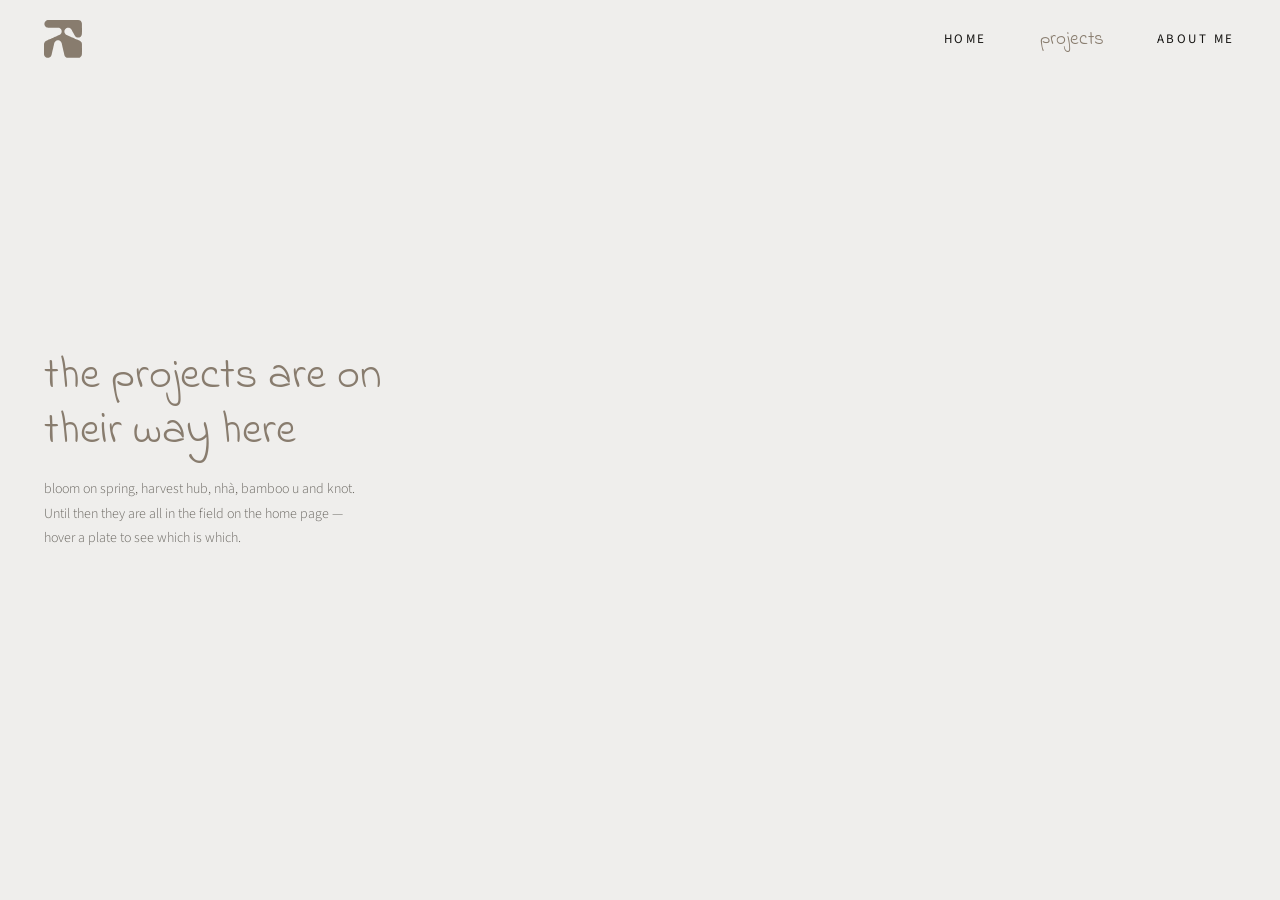
<file: projects.html>
<!doctype html>
<html lang="en">
<head>
  <meta charset="utf-8">
  <meta name="viewport" content="width=device-width,initial-scale=1,viewport-fit=cover">
  <meta name="theme-color" content="#EFEEEC">
  <meta name="color-scheme" content="light">
  <meta http-equiv="Cache-Control" content="no-store, no-cache, must-revalidate">
  <meta http-equiv="Pragma" content="no-cache">
  <meta http-equiv="Expires" content="0">
  <link rel="icon" href="assets/img/favicon.svg" type="image/svg+xml">
  <link rel="icon" href="assets/img/favicon-32.png" sizes="32x32">
  <link rel="apple-touch-icon" href="assets/img/apple-touch-icon.png">
  <link rel="manifest" href="site.webmanifest">
  <title>projects — Anna Merlin</title>
  <meta name="description" content="Projects by Anna Merlin.">

  <link rel="preconnect" href="https://fonts.googleapis.com">
  <link rel="preconnect" href="https://fonts.gstatic.com" crossorigin>
  <!-- non-blocking: the page paints in the fallback face and swaps when
       the web fonts land, rather than holding the first paint for them -->
  <link rel="stylesheet" media="print" onload="this.media='all'"
        href="https://fonts.googleapis.com/css2?family=Indie+Flower&family=Source+Sans+3:wght@300;400&display=swap">
  <noscript><link rel="stylesheet" href="https://fonts.googleapis.com/css2?family=Indie+Flower&family=Source+Sans+3:wght@300;400&display=swap"></noscript>

  <link rel="stylesheet" href="assets/css/site.css">
  <link rel="stylesheet" href="assets/css/hold.css">
</head>

<body>
  <header class="site-header">
    <a class="mark" href="index.html" aria-label="Anna Merlin, home">
      <svg viewBox="0 0 528 528" aria-hidden="true" focusable="false"><path fill="currentColor" fill-rule="evenodd" d="M39.86,524.54C26.31,520.81 12.38,509.36 6.32,496.99C-0.17,483.73 -0.06,485.39 0.23,402.50C0.48,333.92 0.65,326.99 2.28,321.58C6.90,306.25 16.70,294.56 30.35,288.11C41.21,282.98 47.87,280.00 48.46,280.00C48.72,280.00 51.32,278.93 54.22,277.61C61.91,274.13 67.54,271.65 76.00,268.00C80.12,266.22 85.53,263.87 88.00,262.77C90.47,261.67 94.41,259.92 96.75,258.89C107.33,254.19 109.96,253.04 117.00,250.00C121.12,248.22 126.30,245.97 128.50,245.00C130.70,244.03 135.88,241.78 140.00,240.00C144.12,238.22 149.88,235.70 152.78,234.38C155.68,233.07 158.23,232.00 158.44,232.00C158.65,232.00 162.12,230.47 166.16,228.60C170.20,226.74 176.88,223.76 181.00,221.99C189.29,218.43 194.83,215.98 202.78,212.39C205.68,211.07 208.68,210.00 209.44,210.00C212.45,210.00 223.60,203.33 229.06,198.28C240.53,187.67 246.01,175.16 245.99,159.65C245.97,144.20 241.41,133.24 230.52,122.50C224.12,116.18 220.22,113.66 209.50,108.92C206.16,107.44 195.16,107.21 104.00,106.67C50.35,106.36 48.30,106.28 42.45,104.22C24.82,98.00 12.73,85.60 7.50,68.39C5.34,61.24 5.52,44.76 7.85,37.70C13.16,21.60 27.41,7.61 43.00,3.17C44.92,2.62 48.64,1.68 51.26,1.09C54.61,0.32 118.33,0.00 265.76,0.00C490.05,0.00 481.87,-0.17 494.28,4.69C506.58,9.51 518.47,21.39 523.31,33.72C527.81,45.22 528.00,48.71 528.00,123.00C528.00,201.43 527.93,202.39 521.45,215.70C515.42,228.07 505.62,236.85 491.90,242.15C485.28,244.71 465.99,245.32 459.50,243.18C448.20,239.46 437.06,231.37 431.11,222.60C429.58,220.34 426.00,214.11 423.15,208.75C420.30,203.39 416.91,197.09 415.62,194.75C413.42,190.75 411.17,186.65 404.00,173.50C402.35,170.47 399.65,165.53 398.00,162.50C396.35,159.47 393.71,154.64 392.13,151.75C390.55,148.86 387.56,143.35 385.47,139.50C376.51,122.95 369.01,115.79 354.50,109.93C349.21,107.79 346.97,107.50 335.50,107.52L322.50,107.53L313.86,111.74C300.14,118.43 291.64,127.87 285.95,142.74C283.32,149.60 282.71,166.86 284.86,173.50C290.19,190.01 302.22,203.26 317.00,208.90C320.95,210.41 324.37,211.85 331.25,214.89C333.86,216.05 338.14,217.95 340.75,219.11C343.36,220.26 346.85,221.81 348.50,222.54C350.15,223.27 355.48,225.70 360.35,227.93C365.22,230.17 369.37,232.00 369.57,232.00C369.77,232.00 372.54,233.17 375.72,234.61C378.90,236.04 382.85,237.81 384.50,238.54C386.15,239.27 391.48,241.70 396.35,243.93C401.22,246.17 405.37,248.00 405.57,248.00C405.77,248.00 408.32,249.07 411.22,250.39C416.18,252.63 420.02,254.35 430.25,258.89C432.59,259.92 436.64,261.72 439.25,262.89C441.86,264.05 445.91,265.85 448.25,266.89C450.59,267.92 454.64,269.72 457.25,270.89C466.65,275.07 471.08,277.03 475.75,279.10C478.36,280.25 481.81,281.82 483.40,282.60C485.00,283.37 486.99,284.00 487.83,284.00C488.67,284.00 492.99,285.77 497.43,287.93C507.09,292.64 516.27,301.42 521.03,310.50C522.76,313.80 525.03,320.52 526.09,325.43C527.87,333.74 528.00,339.18 528.00,404.43C528.00,478.26 527.81,481.79 523.31,493.28C519.33,503.41 509.25,514.64 499.50,519.81C497.30,520.97 492.61,522.84 489.08,523.96C482.86,525.94 480.40,526.00 404.58,525.99C320.05,525.98 322.02,526.09 310.47,520.44C303.64,517.10 295.02,509.43 290.43,502.61C286.94,497.43 282.98,487.13 281.17,478.50C280.59,475.75 279.42,470.46 278.56,466.75C277.70,463.04 276.31,456.96 275.46,453.25C274.61,449.54 273.50,444.70 272.99,442.50C272.48,440.30 271.10,434.23 269.92,429.00C268.74,423.77 266.91,415.68 265.85,411.00C264.79,406.32 263.51,400.70 263.02,398.50C262.52,396.30 261.21,390.68 260.12,386.00C259.02,381.32 256.70,371.20 254.96,363.50C253.22,355.80 250.92,345.68 249.84,341.00C248.77,336.32 247.41,330.25 246.82,327.50C244.20,315.23 240.13,307.24 232.29,298.93C220.66,286.59 202.90,280.28 187.25,282.91C176.12,284.78 169.38,287.75 160.77,294.59C150.20,302.97 145.02,313.04 140.00,335.00C136.75,349.22 134.12,360.58 132.00,369.50C130.96,373.90 129.43,380.43 128.61,384.00C126.34,393.79 123.18,407.33 120.54,418.50C119.24,424.00 116.77,434.57 115.04,442.00C113.31,449.43 110.81,460.00 109.49,465.50C108.16,471.00 106.41,478.76 105.59,482.74C101.41,503.17 86.37,519.36 66.67,524.60C60.31,526.29 46.11,526.26 39.86,524.54Z"/></svg>
    </a>

    <nav class="nav" aria-label="Sections">
      <a class="nav-item" href="index.html">
        <span class="set">home</span>
        <span class="hand" aria-hidden="true">home</span>
      </a>
      <a class="nav-item" href="projects.html" aria-current="page">
        <span class="set">projects</span>
        <span class="hand" aria-hidden="true">projects</span>
      </a>
      <a class="nav-item" href="about.html">
        <span class="set">about me</span>
        <span class="hand" aria-hidden="true">about me</span>
      </a>
    </nav>
  </header>

  <main class="hold">
    <p class="hold-line">the projects are on their way here</p>
    <p class="hold-note">bloom on spring, harvest hub, nhà, bamboo u and knot. Until then they are all in the field on the home page — hover a plate to see which is which.</p>
  </main>
</body>
</html>
</file>
<file: assets/css/site.css>
/* =========================================================
   anna merlin — shared styles

   Palette: the near-white paper the plates sit on, and the
   taupe of the mark on the portfolio cover (#A79D91),
   deepened a little so it holds at small sizes.
   ========================================================= */

:root {
  --paper:      #EFEEEC;   /* the page */
  --ink:        #171614;
  --ink-soft:   #6B6862;
  --mark:       #887C6E;   /* anna's mark */
  --brown:      #887C6E;   /* the mark, the intro, the writing */

  /* The portfolio is set in Nirmala UI Semilight. Windows has it;
     everywhere else Source Sans 3 Light stands in, which is the
     closest match in metrics and colour. */
  --font-sans: "Nirmala UI", "Source Sans 3", "Segoe UI", system-ui,
               -apple-system, sans-serif;

  /* The tabs are written out by hand when you hover them. Open fonts.html
     to compare the candidates; to change it, edit the name here and match
     the Google Fonts link at the top of each page. */
  --font-hand: "Indie Flower", "Segoe Script", cursive;

  --header-h: 78px;
  --gutter:   clamp(18px, 3.4vw, 52px);
}

* { box-sizing: border-box; }

html, body {
  margin: 0;
  height: 100%;
  background: var(--paper);
  color: var(--ink);
  font-family: var(--font-sans);
  font-weight: 300;
  -webkit-font-smoothing: antialiased;
}

body { height: 100dvh; overflow: hidden; }

a { color: inherit; text-decoration: none; }

::selection { background: var(--ink); color: var(--paper); }

/* =========================================================
   header
   ========================================================= */

.site-header {
  position: fixed;
  z-index: 40;
  top: 0;
  left: 0;
  right: 0;
  height: var(--header-h);
  display: flex;
  align-items: center;
  justify-content: space-between;
  padding: 0 var(--gutter);
  pointer-events: none;
}

.site-header > * { pointer-events: auto; }

.mark {
  display: block;
  width: 38px;
  color: var(--mark);
  transition: color 260ms ease;
}

.mark svg { display: block; width: 100%; height: auto; }
.mark:hover { color: var(--ink); }

/* --- the tabs change hand ---------------------------------------- */

.nav {
  display: flex;
  align-items: center;
  gap: clamp(22px, 3.4vw, 56px);
}

.nav-item {
  display: inline-grid;
  align-items: center;
  justify-items: center;
  line-height: 1;
  padding: 8px 2px;
  color: var(--ink);
}

/* both hands share one grid cell, so nothing shifts on hover */
.nav-item > span {
  grid-area: 1 / 1;
  white-space: nowrap;
}

/* the set type: uppercase and widely tracked. The uppercase belongs here
   and not on the shared rule, or it would win against the writing, which
   is lowercase the way anna signs. */
.set {
  font-family: var(--font-sans);
  font-weight: 400;
  font-size: 13px;
  letter-spacing: .19em;
  text-transform: uppercase;
  /* On the way back the set type waits for the writing to finish rubbing
     itself out, instead of surfacing underneath it half way through. */
  transition: opacity 170ms ease 470ms;
}

/* The word is written out from the left rather than simply appearing:
   the same idea as the signature in the intro, at the top of the page.
   A clip travelling left to right is what does it, so it works with a
   typeface instead of needing every letter drawn as a path. */
.hand {
  font-family: var(--font-hand);
  font-size: 19px;
  letter-spacing: .01em;
  color: var(--brown);
  /* Slack above and below: the clip must only travel sideways, or it
     shaves the tail of the j and the top of the b and the t. */
  clip-path: inset(-40% 101% -40% 0);
  transition: clip-path 460ms cubic-bezier(.32, .08, .3, 1);
  /* warn the compositor, or Safari rasterises the text afresh each frame */
  will-change: clip-path;
}

.nav-item:hover .set,
.nav-item:focus-visible .set,
.nav-item[aria-current="page"] .set { opacity: 0; transition-delay: 0ms; }

/* a hair past the edge, so the last letter is never shaved */
.nav-item:hover .hand,
.nav-item:focus-visible .hand,
.nav-item[aria-current="page"] .hand { clip-path: inset(-40% -4% -40% 0); }

@media (prefers-reduced-motion: reduce) {
  .hand { transition-duration: 1ms; }
  .set  { transition-delay: 0ms; }
}

.nav-item:focus-visible { outline: 1px solid var(--ink); outline-offset: 3px; }

/* =========================================================
   foot of the page
   ========================================================= */

.readout {
  position: fixed;
  z-index: 30;
  left: var(--gutter);
  bottom: clamp(16px, 2.4vw, 30px);
  max-width: 44ch;
  margin: 0;
  font-size: 12px;
  letter-spacing: .04em;
  line-height: 1.6;
  color: var(--ink-soft);
  pointer-events: none;
  opacity: 0;
  transition: opacity 220ms ease;
}

.readout.is-on { opacity: 1; }
.readout b { font-weight: 400; color: var(--ink); }

.colophon {
  position: fixed;
  z-index: 30;
  right: var(--gutter);
  bottom: clamp(16px, 2.4vw, 30px);
  margin: 0;
  font-size: 11px;
  letter-spacing: .16em;
  text-transform: uppercase;
  color: var(--ink-soft);
  pointer-events: none;
}

@media (max-width: 760px) {
  :root { --header-h: 62px; }

  .mark { width: 28px; }
  .nav { gap: 14px; }
  .set  { font-size: 10.5px; letter-spacing: .1em; }
  .hand { font-size: 16px; }

  .readout { max-width: 60vw; font-size: 11px; }
  .colophon { display: none; }
}

@media (max-width: 390px) {
  .nav { gap: 10px; }
  .set  { font-size: 9.5px; letter-spacing: .07em; }
  .hand { font-size: 14px; }
}

/* Al tocco non esiste il passaggio del mouse: il tap accende comunque
   :hover, e il ritaglio animato sul testo è lento su Safari mobile.
   Sul telefono la grafia compare e basta, senza scriversi. */
@media (hover: none) {
  .hand { transition: none; will-change: auto; }
}
</file>
<file: assets/css/about.css>
/* =========================================================
   about — the same paper as the home page, with room around things

   Two devices carry it. The section labels run vertically down the left
   margin, which is how anna labels her own portfolio boards: the project,
   the studio and the term set small and rotated in the gutter. And the
   names change hand when the cursor rests on them, the way the tabs do —
   the one gesture this site already has, used again rather than a new one.
   ========================================================= */

html.about, html.about body { height: auto; overflow: visible; }

.about-page {
  max-width: 940px;
  margin: 0 auto;
  padding: calc(var(--header-h) + clamp(40px, 10vw, 130px)) var(--gutter)
           clamp(80px, 16vw, 180px);
}

/* --- the opening ---------------------------------------------------- */

.opening {
  display: grid;
  grid-template-columns: clamp(210px, 24vw, 270px) 1fr;
  gap: clamp(34px, 6vw, 78px);
  align-items: end;
  margin-bottom: clamp(62px, 12vw, 120px);
}

.portrait { display: block; width: 100%; height: auto; }

/* The title is her signature, not her name set in type. Switch `fill` to
   var(--brown) if it should tie to the mark instead of reading as ink. */
.about-name {
  margin: 0 0 clamp(20px, 3vw, 28px);
  line-height: 1;
}

.about-name .signature-mark {
  display: block;
  width: clamp(210px, 30vw, 320px);
  height: auto;
  fill: var(--ink);
}

.about-lede {
  margin: 0;
  max-width: 42ch;
  font-size: clamp(15px, 1.9vw, 17px);
  line-height: 1.8;
}

.about-lede + .about-lede { margin-top: 1.15em; color: var(--ink-soft); }

/* A borrowed line, set apart. Vo Trong Nghia is the obvious voice here:
   Vietnamese, bamboo, and buildings that sit on water. */
.epigraph {
  margin: clamp(26px, 4vw, 38px) 0 0;
  padding-left: 18px;
  border-left: 1px solid var(--brown);
  max-width: 40ch;
}

.epigraph blockquote {
  margin: 0;
  font-size: clamp(14px, 1.8vw, 15.5px);
  line-height: 1.6;
  color: var(--ink);
}

.epigraph figcaption {
  margin-top: 7px;
  font-size: 10.8px;
  letter-spacing: .1em;
  text-transform: uppercase;
  color: var(--brown);
}

/* --- a section, with its label turned into the margin ---------------- */

/* One rule per section and nothing else. No line between entries: spacing
   alone separates them, and the page stays quiet. The section is numbered
   in the margin, which is how the contents page of her portfolio is set. */
.about-section {
  display: grid;
  grid-template-columns: 62px 1fr;
  gap: 0 clamp(12px, 2.4vw, 26px);
  margin-bottom: clamp(32px, 5.4vw, 52px);
  padding-top: clamp(12px, 2vw, 17px);
  border-top: 1px solid rgba(23, 22, 20, .26);
}

.about-section h2 {
  display: flex;
  flex-direction: column;
  align-items: flex-start;
  gap: 12px;
  margin: 0;
  align-self: start;
  font-weight: 400;
  color: var(--brown);
}

.about-section .num {
  font-size: 12px;
  letter-spacing: .08em;
  font-variant-numeric: tabular-nums;
  opacity: .75;
}

.about-section .label {
  writing-mode: vertical-rl;
  transform: rotate(180deg);          /* reads upward, as on her boards */
  font-size: 13.5px;
  letter-spacing: .24em;
  text-transform: uppercase;
}

/* --- an entry ------------------------------------------------------- */

/* Two columns, two rows. The name and the year sit on the first line; what
   she did and where sit under each, so the eye can read either side down. */
.entry {
  display: grid;
  grid-template-columns: 1fr auto;
  gap: 0 24px;
  align-items: baseline;
  padding: clamp(5px, 0.9vw, 8px) 0;
}

.entry:first-child { padding-top: 0; }
.entry:last-child { padding-bottom: 0; }

/* The two hands share one grid cell, so the row never shifts when they
   swap. Same arrangement as the tabs in the header. */
.what {
  display: inline-grid;
  margin: 0;
  line-height: 1.2;
}

.what > span { grid-area: 1 / 1; }

.typed {
  font-size: clamp(17px, 2.5vw, 21px);
  font-weight: 300;
  transition: opacity 150ms ease 470ms;
}

.written {
  font-family: var(--font-hand);
  font-size: clamp(18px, 2.6vw, 23px);
  color: var(--brown);
  clip-path: inset(-40% 101% -40% 0);
  transition: clip-path 460ms cubic-bezier(.32, .08, .3, 1);
  will-change: clip-path;
}

.entry:hover .typed,
.entry:focus-within .typed { opacity: 0; transition-delay: 0ms; }

.entry:hover .written,
.entry:focus-within .written { clip-path: inset(-40% -3% -40% 0); }

/* What she did there, set small and tracked out — the same voice the tabs
   and the section labels speak in, so the second line reads as a caption
   rather than as a second sentence. */
.role {
  grid-column: 1;
  grid-row: 2;
  margin: 3px 0 0;
  font-size: 10.8px;
  line-height: 1.4;
  letter-spacing: .1em;
  text-transform: uppercase;
  color: var(--ink-soft);
}

.when {
  grid-column: 2;
  grid-row: 1;
  margin: 0;
  text-align: right;
  white-space: nowrap;
  font-size: 13px;
  color: var(--brown);
  font-variant-numeric: tabular-nums;
}

/* the city, directly under the year */
.city {
  grid-column: 2;
  grid-row: 2;
  margin: 3px 0 0;
  text-align: right;
  white-space: nowrap;
  font-size: 10.8px;
  letter-spacing: .1em;
  text-transform: uppercase;
  color: var(--ink-soft);
}

/* --- the three ways to reach her ------------------------------------ */

.reach {
  display: flex;
  align-items: center;
  flex-wrap: wrap;
  gap: 14px clamp(20px, 4vw, 30px);
  margin: 0 0 0 calc(62px + clamp(12px, 2.4vw, 26px));
  padding: 0;
  list-style: none;
}

/* the address reads beside its own icon rather than off at the far edge */
.reach a {
  display: flex;
  align-items: center;
  gap: 10px;
  opacity: .82;
  font-size: 14px;
  color: var(--ink);
  transition: opacity 220ms ease, transform 300ms cubic-bezier(.22, 1, .36, 1);
}

.reach img { display: block; width: 25px; height: auto; }

.reach a:hover,
.reach a:focus-visible { opacity: 1; transform: translateY(-2px); }

.reach a:focus-visible { outline: 1px solid var(--brown); outline-offset: 7px; }

@media (max-width: 760px) {
  .opening {
    grid-template-columns: 1fr;
    gap: 26px;
    align-items: start;
  }

  .portrait { width: clamp(170px, 46vw, 210px); }

  .about-section { grid-template-columns: 1fr; gap: 10px; }

  .about-section h2 {
    flex-direction: row;
    align-items: baseline;
    gap: 10px;
    padding: 0 0 2px;
  }

  .about-section .label {
    writing-mode: horizontal-tb;
    transform: none;
  }

  /* On a narrow screen the year and the city drop under the role and share
     one line. The entry stops being a grid to allow it: inside a grid every
     child is blockified, so `display: inline` there does nothing. */
  .entry { display: block; }

  .role { margin-top: 4px; }

  .when {
    display: inline-block;
    margin-top: 3px;
    text-align: left;
  }

  .city {
    display: inline;
    margin: 0;
    text-align: left;
  }

  .city::before { content: " · "; color: var(--brown); }

  .reach { margin-left: 0; gap: 12px 22px; }
}

/* on a touch screen there is no cursor to rest, so the writing stays put */
@media (hover: none) {
  .written { transition: none; }
}
</file>
<file: assets/css/hold.css>
/* pages still to be written: one line, a lot of paper around it */

.hold {
  height: 100dvh;
  display: flex;
  flex-direction: column;
  justify-content: center;
  padding: 0 var(--gutter);
  max-width: 62ch;
}

.hold-line {
  margin: 0 0 18px;
  font-family: var(--font-hand);
  font-size: clamp(30px, 4.4vw, 44px);
  font-weight: 400;
  line-height: 1.25;
  color: var(--brown);
}

.hold-note {
  margin: 0;
  max-width: 46ch;
  font-size: 14px;
  line-height: 1.75;
  color: var(--ink-soft);
}
</file>
